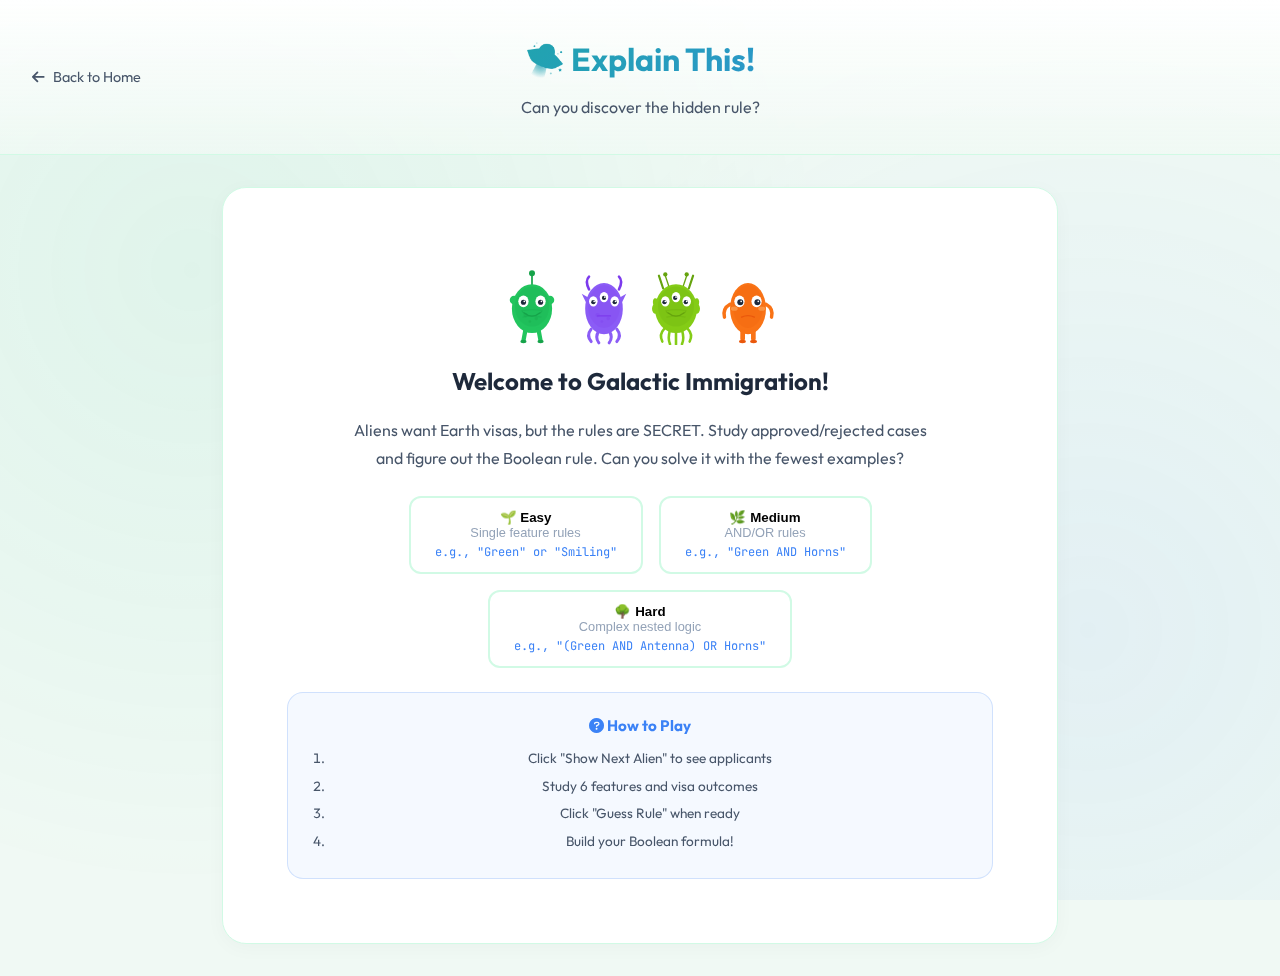
<file: game.html>
<!DOCTYPE html>
<html lang="en">
<head>
    <meta charset="UTF-8">
    <meta name="viewport" content="width=device-width, initial-scale=1.0">
    <title>Explain This! — XAI Game</title>
    <link rel="stylesheet" href="https://cdnjs.cloudflare.com/ajax/libs/font-awesome/6.0.0-beta3/css/all.min.css">
    <link rel="preconnect" href="https://fonts.googleapis.com">
    <link rel="preconnect" href="https://fonts.gstatic.com" crossorigin>
    <link href="https://fonts.googleapis.com/css2?family=JetBrains+Mono:wght@400;500;700&family=Outfit:wght@300;400;500;600;700&display=swap" rel="stylesheet">
    <style>
        :root {
            --bg-primary: #f0f9f4;
            --accent-primary: #10b981;
            --accent-secondary: #3b82f6;
            --accent-dark: #059669;
            --accent-danger: #ef4444;
            --text-primary: #1e293b;
            --text-secondary: #475569;
            --text-muted: #94a3b8;
            --border-color: #d1fae5;
            --glow-primary: rgba(16, 185, 129, 0.2);
            --gradient-main: linear-gradient(135deg, #10b981 0%, #3b82f6 100%);
            --gradient-light: linear-gradient(135deg, #d1fae5 0%, #dbeafe 100%);
        }
        * { margin: 0; padding: 0; box-sizing: border-box; }
        body { font-family: 'Outfit', sans-serif; background: var(--bg-primary); color: var(--text-primary); line-height: 1.7; min-height: 100vh; }
        .bg-pattern { position: fixed; top: 0; left: 0; width: 100%; height: 100%; pointer-events: none; z-index: 0; opacity: 0.5; background-image: radial-gradient(circle at 15% 30%, rgba(16, 185, 129, 0.15) 0%, transparent 50%), radial-gradient(circle at 85% 70%, rgba(59, 130, 246, 0.15) 0%, transparent 50%); }
        header { position: relative; z-index: 10; padding: 2rem; text-align: center; background: linear-gradient(180deg, rgba(255,255,255,0.95) 0%, rgba(240,249,244,0.8) 100%); border-bottom: 1px solid var(--border-color); }
        .back-link { position: absolute; left: 2rem; top: 50%; transform: translateY(-50%); color: var(--text-secondary); text-decoration: none; display: flex; align-items: center; gap: 0.5rem; font-size: 0.9rem; transition: color 0.3s; }
        .back-link:hover { color: var(--accent-primary); }
        header h1 { font-size: 2rem; font-weight: 700; background: var(--gradient-main); -webkit-background-clip: text; -webkit-text-fill-color: transparent; background-clip: text; }
        header p { color: var(--text-secondary); margin-top: 0.5rem; }
        main { position: relative; z-index: 10; max-width: 900px; margin: 0 auto; padding: 2rem; }
        .game-container { background: white; border: 1px solid var(--border-color); border-radius: 24px; padding: 2rem; box-shadow: 0 4px 20px rgba(0, 0, 0, 0.03); }
        .game-stats { display: flex; justify-content: space-between; align-items: center; margin-bottom: 2rem; padding: 1rem 1.5rem; background: var(--gradient-light); border-radius: 16px; flex-wrap: wrap; gap: 1rem; }
        .stat { text-align: center; }
        .stat-value { font-family: 'JetBrains Mono', monospace; font-size: 1.5rem; font-weight: 700; color: var(--accent-primary); }
        .stat-label { font-size: 0.8rem; color: var(--text-muted); text-transform: uppercase; }
        .game-intro { text-align: center; padding: 2rem; }
        .game-intro h2 { font-size: 1.5rem; margin-bottom: 1rem; }
        .game-intro p { color: var(--text-secondary); max-width: 600px; margin: 0 auto 1.5rem; }
        .btn { display: inline-flex; align-items: center; gap: 0.5rem; padding: 0.75rem 1.5rem; border: none; border-radius: 50px; font-family: 'Outfit', sans-serif; font-size: 1rem; font-weight: 600; cursor: pointer; transition: all 0.3s ease; }
        .btn-primary { background: var(--gradient-main); color: white; box-shadow: 0 4px 15px var(--glow-primary); }
        .btn-primary:hover { transform: translateY(-2px); box-shadow: 0 6px 25px var(--glow-primary); }
        .btn-primary:disabled { opacity: 0.5; cursor: not-allowed; transform: none; }
        .btn-secondary { background: white; color: var(--text-secondary); border: 2px solid var(--border-color); }
        .btn-secondary:hover { border-color: var(--accent-primary); color: var(--accent-primary); }
        .alien-display { text-align: center; padding: 1.5rem; }
        .alien-card { display: inline-block; background: white; border: 3px solid var(--border-color); border-radius: 24px; padding: 1.5rem 2rem; margin-bottom: 1.5rem; box-shadow: 0 8px 30px rgba(0, 0, 0, 0.08); }
        .alien-svg { width: 140px; height: 180px; }
        .decision-text { font-family: 'JetBrains Mono', monospace; font-size: 1.1rem; font-weight: 700; margin: 0.5rem 0; padding: 0.4rem 1rem; border-radius: 50px; display: inline-block; }
        .decision-text.approved { background: rgba(16, 185, 129, 0.15); color: var(--accent-dark); }
        .decision-text.rejected { background: rgba(239, 68, 68, 0.15); color: var(--accent-danger); }
        .alien-features { display: flex; flex-wrap: wrap; justify-content: center; gap: 0.5rem; margin-top: 1rem; max-width: 350px; }
        .feature-tag { padding: 0.3rem 0.6rem; border-radius: 50px; font-size: 0.75rem; font-family: 'JetBrains Mono', monospace; }
        .feature-tag.positive { background: rgba(16, 185, 129, 0.15); color: var(--accent-dark); }
        .feature-tag.negative { background: rgba(239, 68, 68, 0.1); color: var(--accent-danger); }
        .decision-buttons { display: flex; justify-content: center; gap: 1rem; margin-top: 1rem; }
        .examples-section { margin-top: 2rem; padding-top: 1.5rem; border-top: 1px solid var(--border-color); }
        .examples-section h3 { font-size: 1rem; color: var(--text-primary); margin-bottom: 1rem; }
        .examples-grid { display: grid; grid-template-columns: repeat(auto-fill, minmax(70px, 1fr)); gap: 0.75rem; }
        .example-card { background: white; border: 2px solid var(--border-color); border-radius: 12px; padding: 0.5rem; text-align: center; }
        .example-card.approved { border-color: var(--accent-primary); background: rgba(16, 185, 129, 0.05); }
        .example-card.rejected { border-color: var(--accent-danger); background: rgba(239, 68, 68, 0.05); }
        .example-card .mini-alien { width: 45px; height: 58px; }
        .example-card .status { font-size: 0.65rem; font-weight: 600; text-transform: uppercase; }
        .example-card.approved .status { color: var(--accent-primary); }
        .example-card.rejected .status { color: var(--accent-danger); }
        .guess-section { margin-top: 1.5rem; padding: 1.5rem; background: var(--gradient-light); border-radius: 16px; }
        .guess-section h3 { font-size: 1rem; margin-bottom: 1rem; }
        .rule-builder { display: flex; flex-direction: column; gap: 0.75rem; margin-bottom: 1rem; }
        .feature-pairs { display: flex; flex-direction: column; gap: 0.5rem; }
        .feature-pair { display: flex; align-items: center; gap: 0.5rem; flex-wrap: wrap; }
        .pair-label { font-size: 0.8rem; color: var(--text-muted); min-width: 50px; }
        .pair-or { font-size: 0.75rem; color: var(--text-muted); font-style: italic; }
        .operators { display: flex; gap: 0.5rem; margin-top: 0.5rem; flex-wrap: wrap; }
        .rule-option { padding: 0.5rem 1rem; background: white; border: 2px solid var(--border-color); border-radius: 50px; cursor: pointer; font-family: 'JetBrains Mono', monospace; font-size: 0.8rem; transition: all 0.3s; }
        .rule-option:hover { border-color: var(--accent-secondary); }
        .rule-option.operator { background: var(--text-muted); color: white; border-color: var(--text-muted); }
        .current-guess { padding: 1rem; background: white; border-radius: 12px; font-family: 'JetBrains Mono', monospace; margin-bottom: 1rem; min-height: 50px; display: flex; align-items: center; justify-content: center; flex-wrap: wrap; gap: 0.5rem; }
        .guess-token { padding: 0.3rem 0.6rem; background: var(--gradient-light); border-radius: 6px; font-size: 0.85rem; }
        .modal-overlay { display: none; position: fixed; top: 0; left: 0; width: 100%; height: 100%; background: rgba(0, 0, 0, 0.5); z-index: 1000; align-items: center; justify-content: center; }
        .modal-overlay.active { display: flex; }
        .modal { background: white; border-radius: 24px; padding: 2rem; max-width: 450px; width: 90%; text-align: center; }
        .modal h2 { font-size: 1.5rem; margin-bottom: 0.5rem; }
        .modal .result-icon { font-size: 3rem; margin-bottom: 0.5rem; }
        .modal .score-display { font-family: 'JetBrains Mono', monospace; font-size: 1.5rem; color: var(--accent-primary); margin: 0.5rem 0; }
        .modal p { color: var(--text-secondary); margin-bottom: 1rem; font-size: 0.95rem; }
        .modal .actual-rule { background: var(--gradient-light); padding: 0.75rem; border-radius: 12px; font-family: 'JetBrains Mono', monospace; margin-bottom: 1rem; font-size: 0.85rem; }
        .modal-buttons { display: flex; justify-content: center; gap: 1rem; }
        .feedback { position: fixed; top: 50%; left: 50%; transform: translate(-50%, -50%); font-size: 4rem; z-index: 100; animation: feedbackPop 0.6s ease forwards; pointer-events: none; }
        @keyframes feedbackPop { 0% { transform: translate(-50%, -50%) scale(0); opacity: 1; } 50% { transform: translate(-50%, -50%) scale(1.2); opacity: 1; } 100% { transform: translate(-50%, -50%) scale(1); opacity: 0; } }
        .difficulty-select { display: flex; justify-content: center; gap: 1rem; margin-top: 1.5rem; flex-wrap: wrap; }
        .difficulty-btn { padding: 0.75rem 1.5rem; background: white; border: 2px solid var(--border-color); border-radius: 12px; cursor: pointer; transition: all 0.3s; }
        .difficulty-btn:hover { border-color: var(--accent-primary); }
        .difficulty-btn .diff-name { font-weight: 600; }
        .difficulty-btn .diff-desc { font-size: 0.8rem; color: var(--text-muted); }
        .difficulty-btn .diff-example { font-size: 0.75rem; color: var(--accent-secondary); font-family: 'JetBrains Mono', monospace; margin-top: 0.25rem; }
        .how-to-play { margin-top: 1.5rem; padding: 1.25rem; background: rgba(59, 130, 246, 0.05); border: 1px solid rgba(59, 130, 246, 0.2); border-radius: 16px; }
        .how-to-play h3 { color: var(--accent-secondary); margin-bottom: 0.5rem; font-size: 0.95rem; }
        .how-to-play ol { color: var(--text-secondary); padding-left: 1.25rem; font-size: 0.85rem; }
        .how-to-play li { margin-bottom: 0.3rem; }
        .alien-preview-container { display: flex; justify-content: center; gap: 0.75rem; margin: 1rem 0; }
        .alien-preview-container svg { width: 60px; height: 77px; }
        @media (max-width: 768px) {
            header { padding: 1.5rem 1rem; }
            .back-link { position: static; transform: none; justify-content: center; margin-bottom: 1rem; }
            main { padding: 1rem; }
            .game-container { padding: 1.25rem; }
            .alien-svg { width: 110px; height: 142px; }
            .decision-buttons { flex-direction: column; }
            .decision-buttons .btn { width: 100%; justify-content: center; }
        }
    </style>
</head>
<body>
    <div class="bg-pattern"></div>
    <header>
        <a href="index.html" class="back-link"><i class="fas fa-arrow-left"></i> Back to Home</a>
        <h1>🛸 Explain This!</h1>
        <p>Can you discover the hidden rule?</p>
    </header>
    <main>
        <div class="game-container">
            <div class="game-stats" id="gameStats" style="display: none;">
                <div class="stat">
                    <div class="stat-value" id="examplesDisplay">0</div>
                    <div class="stat-label">Examples</div>
                </div>
                <button class="btn btn-secondary" onclick="makeGuess()">
                    <i class="fas fa-lightbulb"></i> Guess Rule
                </button>
            </div>

            <div class="game-intro" id="introScreen">
                <div class="alien-preview-container" id="previewAliens"></div>
                <h2>Welcome to Galactic Immigration!</h2>
                <p>Aliens want Earth visas, but the rules are SECRET. Study approved/rejected cases and figure out the Boolean rule. Can you solve it with the fewest examples?</p>
                
                <div class="difficulty-select">
                    <button class="difficulty-btn" onclick="startGame('easy')">
                        <div class="diff-name">🌱 Easy</div>
                        <div class="diff-desc">Single feature rules</div>
                        <div class="diff-example">e.g., "Green" or "Smiling"</div>
                    </button>
                    <button class="difficulty-btn" onclick="startGame('medium')">
                        <div class="diff-name">🌿 Medium</div>
                        <div class="diff-desc">AND/OR rules</div>
                        <div class="diff-example">e.g., "Green AND Horns"</div>
                    </button>
                    <button class="difficulty-btn" onclick="startGame('hard')">
                        <div class="diff-name">🌳 Hard</div>
                        <div class="diff-desc">Complex nested logic</div>
                        <div class="diff-example">e.g., "(Green AND Antenna) OR Horns"</div>
                    </button>
                </div>

                <div class="how-to-play">
                    <h3><i class="fas fa-question-circle"></i> How to Play</h3>
                    <ol>
                        <li>Click "Show Next Alien" to see applicants</li>
                        <li>Study 6 features and visa outcomes</li>
                        <li>Click "Guess Rule" when ready</li>
                        <li>Build your Boolean formula!</li>
                    </ol>
                </div>
            </div>

            <div class="alien-display" id="gameScreen" style="display: none;">
                <div class="alien-card" id="alienCard">
                    <div id="alienSvgContainer"></div>
                    <div id="decisionText" class="decision-text"></div>
                    <div class="alien-features" id="alienFeatures"></div>
                </div>
                <div class="decision-buttons">
                    <button class="btn btn-primary" onclick="showNextAlien()">
                        <i class="fas fa-arrow-right"></i> Show Next Alien
                    </button>
                </div>
                <div class="examples-section">
                    <h3><i class="fas fa-history"></i> Previous Applicants</h3>
                    <div class="examples-grid" id="examplesGrid"></div>
                </div>
            </div>

            <div class="guess-section" id="guessScreen" style="display: none;">
                <h3><i class="fas fa-lightbulb"></i> Build Your Rule</h3>
                <div class="rule-builder" id="ruleBuilder"></div>
                <div class="current-guess" id="currentGuess">
                    <span style="color: var(--text-muted);">Click features to build rule...</span>
                </div>
                <div style="display: flex; gap: 0.75rem; justify-content: center; flex-wrap: wrap;">
                    <button class="btn btn-secondary" onclick="clearGuess()"><i class="fas fa-eraser"></i> Clear</button>
                    <button class="btn btn-secondary" onclick="cancelGuess()"><i class="fas fa-times"></i> Back</button>
                    <button class="btn btn-primary" onclick="submitGuess()"><i class="fas fa-check"></i> Submit</button>
                </div>
            </div>
        </div>
    </main>

    <div class="modal-overlay" id="resultModal">
        <div class="modal">
            <div class="result-icon" id="resultIcon">🎉</div>
            <h2 id="resultTitle">Correct!</h2>
            <div class="score-display" id="resultScore">+100 points</div>
            <p id="resultMessage">You figured out the rule!</p>
            <div class="actual-rule"><strong>Rule:</strong> <span id="actualRule"></span></div>
            <div class="modal-buttons">
                <button class="btn btn-primary" onclick="restartLevel()"><i class="fas fa-redo"></i> Play Again</button>
            </div>
        </div>
    </div>

    <script>
        const MAX_EXAMPLES = 64; // All unique aliens available
        
        let gameState = {
            difficulty: 'easy', examplesSeen: 0,
            currentRule: null, examples: [], guessTokens: [], shownCombos: new Set()
        };

        // 6 binary features = 64 unique aliens
        // Each feature is presence/absence based
        const features = {
            green: { name: 'Green', displayTrue: 'Green', displayFalse: 'Not Green' },
            threeEyes: { name: 'Three Eyes', displayTrue: 'Three Eyes', displayFalse: 'No Three Eyes' },
            hasAntenna: { name: 'Antenna', displayTrue: 'Antenna', displayFalse: 'No Antenna' },
            hasLegs: { name: 'Legs', displayTrue: 'Legs', displayFalse: 'No Legs' },
            hasHorns: { name: 'Horns', displayTrue: 'Horns', displayFalse: 'No Horns' },
            isSmiling: { name: 'Smiling', displayTrue: 'Smiling', displayFalse: 'Not Smiling' }
        };
        
        // For rule building - all possible atoms, grouped as pairs
        const ruleAtoms = [
            { key: 'green', value: true, name: 'Green', pair: 'color' },
            { key: 'green', value: false, name: 'Not Green', pair: 'color' },
            { key: 'threeEyes', value: true, name: 'Three Eyes', pair: 'eyes' },
            { key: 'threeEyes', value: false, name: 'No Three Eyes', pair: 'eyes' },
            { key: 'hasAntenna', value: true, name: 'Antenna', pair: 'antenna' },
            { key: 'hasAntenna', value: false, name: 'No Antenna', pair: 'antenna' },
            { key: 'hasLegs', value: true, name: 'Legs', pair: 'limbs' },
            { key: 'hasLegs', value: false, name: 'No Legs', pair: 'limbs' },
            { key: 'hasHorns', value: true, name: 'Horns', pair: 'horns' },
            { key: 'hasHorns', value: false, name: 'No Horns', pair: 'horns' },
            { key: 'isSmiling', value: true, name: 'Smiling', pair: 'mouth' },
            { key: 'isSmiling', value: false, name: 'Not Smiling', pair: 'mouth' },
        ];

        function alienToKey(a) {
            return `${a.green}-${a.threeEyes}-${a.hasAntenna}-${a.hasLegs}-${a.hasHorns}-${a.isSmiling}`;
        }

        function generateAlien() {
            if (gameState.shownCombos.size >= 64) gameState.shownCombos.clear();
            let alien, key, attempts = 0;
            do {
                alien = { 
                    green: Math.random() > 0.5, 
                    threeEyes: Math.random() > 0.5, 
                    hasAntenna: Math.random() > 0.5, 
                    hasLegs: Math.random() > 0.5,
                    hasHorns: Math.random() > 0.5,
                    isSmiling: Math.random() > 0.5
                };
                key = alienToKey(alien);
                attempts++;
            } while (gameState.shownCombos.has(key) && attempts < 100);
            gameState.shownCombos.add(key);
            return alien;
        }

        function generateAlienSVG(alien, size = 'normal') {
            const w = size === 'mini' ? 45 : 140;
            const h = size === 'mini' ? 58 : 180;
            const cls = size === 'mini' ? 'mini-alien' : 'alien-svg';
            
            // More color options - green variants and non-green variants
            const greenColors = [
                { body: '#10b981', dark: '#059669', light: '#6ee7b7' }, // emerald
                { body: '#22c55e', dark: '#16a34a', light: '#86efac' }, // green
                { body: '#14b8a6', dark: '#0d9488', light: '#5eead4' }, // teal
                { body: '#84cc16', dark: '#65a30d', light: '#bef264' }, // lime
            ];
            const otherColors = [
                { body: '#8b5cf6', dark: '#7c3aed', light: '#c4b5fd' }, // purple
                { body: '#ec4899', dark: '#db2777', light: '#f9a8d4' }, // pink
                { body: '#f97316', dark: '#ea580c', light: '#fdba74' }, // orange
                { body: '#ef4444', dark: '#dc2626', light: '#fca5a5' }, // red
                { body: '#3b82f6', dark: '#2563eb', light: '#93c5fd' }, // blue
                { body: '#eab308', dark: '#ca8a04', light: '#fde047' }, // yellow
            ];
            
            // Use alien properties to seed random cosmetic variations
            const seed = (alien.green ? 1 : 0) + (alien.threeEyes ? 2 : 0) + (alien.hasAntenna ? 4 : 0) + 
                        (alien.hasLegs ? 8 : 0) + (alien.hasHorns ? 16 : 0) + (alien.isSmiling ? 32 : 0);
            
            // Pick color based on green status + seed for variety within each category
            const colorSet = alien.green 
                ? greenColors[seed % greenColors.length]
                : otherColors[seed % otherColors.length];
            const body = colorSet.body;
            const dark = colorSet.dark;
            const light = colorSet.light;
            
            // Cosmetic variations based on seed
            const hasSpots = seed % 3 === 0;
            const hasStripes = seed % 5 === 0;
            const hasCheeks = seed % 4 === 0;
            const bodyWidth = 42 + (seed % 8);  // 42-49
            const bodyHeight = 52 + (seed % 10); // 52-61
            const earType = seed % 4; // 0=none, 1=round, 2=pointy, 3=droopy
            const armType = seed % 3; // 0=none, 1=short, 2=wavy
            const hasFreckles = seed % 7 === 0;
            const eyeStyle = seed % 3; // varies pupil size/position
            
            let svg = `<svg width="${w}" height="${h}" viewBox="0 0 140 180" class="${cls}">`;
            
            // Ears (cosmetic only)
            if (earType === 1) {
                svg += `<circle cx="28" cy="75" r="10" fill="${body}"/>
                        <circle cx="112" cy="75" r="10" fill="${body}"/>`;
            } else if (earType === 2) {
                svg += `<path d="M 30 85 L 18 60 L 35 70 Z" fill="${body}"/>
                        <path d="M 110 85 L 122 60 L 105 70 Z" fill="${body}"/>`;
            } else if (earType === 3) {
                svg += `<ellipse cx="25" cy="85" rx="8" ry="15" fill="${body}" transform="rotate(-20 25 85)"/>
                        <ellipse cx="115" cy="85" rx="8" ry="15" fill="${body}" transform="rotate(20 115 85)"/>`;
            }
            
            // Horns
            if (alien.hasHorns) {
                const hornStyle = seed % 2;
                if (hornStyle === 0) {
                    svg += `<path d="M 35 50 Q 25 30 35 20" stroke="${dark}" stroke-width="6" fill="none" stroke-linecap="round"/>
                            <path d="M 105 50 Q 115 30 105 20" stroke="${dark}" stroke-width="6" fill="none" stroke-linecap="round"/>`;
                } else {
                    svg += `<path d="M 40 48 L 30 18" stroke="${dark}" stroke-width="5" fill="none" stroke-linecap="round"/>
                            <path d="M 100 48 L 110 18" stroke="${dark}" stroke-width="5" fill="none" stroke-linecap="round"/>`;
                }
            }
            
            // Antenna
            if (alien.hasAntenna) {
                const antennaStyle = seed % 3;
                if (antennaStyle === 0) {
                    svg += `<line x1="70" y1="45" x2="70" y2="15" stroke="${dark}" stroke-width="4"/>
                            <circle cx="70" cy="12" r="7" fill="${dark}"/>`;
                } else if (antennaStyle === 1) {
                    svg += `<line x1="55" y1="48" x2="45" y2="18" stroke="${dark}" stroke-width="3"/>
                            <line x1="85" y1="48" x2="95" y2="18" stroke="${dark}" stroke-width="3"/>
                            <circle cx="45" cy="15" r="5" fill="${dark}"/>
                            <circle cx="95" cy="15" r="5" fill="${dark}"/>`;
                } else {
                    svg += `<path d="M 70 45 Q 60 25 70 12" stroke="${dark}" stroke-width="3" fill="none"/>
                            <circle cx="70" cy="10" r="6" fill="${light}"/>`;
                }
            }
            
            // Arms (cosmetic only)
            if (armType === 1) {
                svg += `<ellipse cx="22" cy="95" rx="8" ry="12" fill="${body}"/>
                        <ellipse cx="118" cy="95" rx="8" ry="12" fill="${body}"/>`;
            } else if (armType === 2) {
                svg += `<path d="M 28 85 Q 10 95 15 115" stroke="${body}" stroke-width="8" fill="none" stroke-linecap="round"/>
                        <path d="M 112 85 Q 130 95 125 115" stroke="${body}" stroke-width="8" fill="none" stroke-linecap="round"/>`;
            }
            
            // Body
            svg += `<ellipse cx="70" cy="95" rx="${bodyWidth}" ry="${bodyHeight}" fill="${body}"/>
                    <ellipse cx="70" cy="90" rx="${bodyWidth - 7}" ry="${bodyHeight - 10}" fill="${dark}" opacity="0.2"/>`;
            
            // Body patterns (cosmetic)
            if (hasSpots) {
                svg += `<circle cx="55" cy="110" r="5" fill="${dark}" opacity="0.3"/>
                        <circle cx="80" cy="118" r="4" fill="${dark}" opacity="0.3"/>
                        <circle cx="65" cy="125" r="3" fill="${dark}" opacity="0.3"/>`;
            }
            if (hasStripes) {
                svg += `<path d="M 45 100 Q 70 95 95 100" stroke="${dark}" stroke-width="3" fill="none" opacity="0.25"/>
                        <path d="M 48 115 Q 70 110 92 115" stroke="${dark}" stroke-width="3" fill="none" opacity="0.25"/>`;
            }
            
            // Cheeks (cosmetic)
            if (hasCheeks) {
                svg += `<ellipse cx="38" cy="95" rx="8" ry="5" fill="${light}" opacity="0.5"/>
                        <ellipse cx="102" cy="95" rx="8" ry="5" fill="${light}" opacity="0.5"/>`;
            }
            
            // Freckles (cosmetic)
            if (hasFreckles) {
                svg += `<circle cx="42" cy="90" r="2" fill="${dark}" opacity="0.4"/>
                        <circle cx="48" cy="94" r="2" fill="${dark}" opacity="0.4"/>
                        <circle cx="92" cy="90" r="2" fill="${dark}" opacity="0.4"/>
                        <circle cx="98" cy="94" r="2" fill="${dark}" opacity="0.4"/>`;
            }
            
            // Eyes
            const pupilOffset = eyeStyle === 0 ? 0 : (eyeStyle === 1 ? -2 : 2);
            const pupilSize = 5 + (eyeStyle === 2 ? 1 : 0);
            if (alien.threeEyes) {
                svg += `<ellipse cx="45" cy="78" rx="10" ry="12" fill="white"/>
                        <ellipse cx="70" cy="68" rx="10" ry="12" fill="white"/>
                        <ellipse cx="95" cy="78" rx="10" ry="12" fill="white"/>
                        <circle cx="${45 + pupilOffset}" cy="80" r="${pupilSize}" fill="#1e293b"/>
                        <circle cx="${70 + pupilOffset}" cy="70" r="${pupilSize}" fill="#1e293b"/>
                        <circle cx="${95 + pupilOffset}" cy="80" r="${pupilSize}" fill="#1e293b"/>
                        <circle cx="${47 + pupilOffset}" cy="78" r="2" fill="white"/>
                        <circle cx="${72 + pupilOffset}" cy="68" r="2" fill="white"/>
                        <circle cx="${97 + pupilOffset}" cy="78" r="2" fill="white"/>`;
            } else {
                svg += `<ellipse cx="50" cy="78" rx="12" ry="14" fill="white"/>
                        <ellipse cx="90" cy="78" rx="12" ry="14" fill="white"/>
                        <circle cx="${50 + pupilOffset}" cy="80" r="${pupilSize + 1}" fill="#1e293b"/>
                        <circle cx="${90 + pupilOffset}" cy="80" r="${pupilSize + 1}" fill="#1e293b"/>
                        <circle cx="${52 + pupilOffset}" cy="78" r="2" fill="white"/>
                        <circle cx="${92 + pupilOffset}" cy="78" r="2" fill="white"/>`;
            }
            
            // Mouth - smiling or neutral
            if (alien.isSmiling) {
                const smileStyle = seed % 2;
                if (smileStyle === 0) {
                    svg += `<path d="M 50 108 Q 70 125 90 108" stroke="${dark}" stroke-width="3" fill="none" stroke-linecap="round"/>`;
                } else {
                    svg += `<path d="M 52 105 Q 70 120 88 105" stroke="${dark}" stroke-width="3" fill="none" stroke-linecap="round"/>
                            <line x1="48" y1="103" x2="52" y2="106" stroke="${dark}" stroke-width="2" stroke-linecap="round"/>
                            <line x1="92" y1="103" x2="88" y2="106" stroke="${dark}" stroke-width="2" stroke-linecap="round"/>`;
                }
            } else {
                const neutralStyle = seed % 3;
                if (neutralStyle === 0) {
                    svg += `<line x1="55" y1="112" x2="85" y2="112" stroke="${dark}" stroke-width="3" stroke-linecap="round"/>`;
                } else if (neutralStyle === 1) {
                    svg += `<ellipse cx="70" cy="110" rx="8" ry="6" fill="${dark}" opacity="0.8"/>`;
                } else {
                    svg += `<path d="M 55 115 Q 70 108 85 115" stroke="${dark}" stroke-width="3" fill="none" stroke-linecap="round"/>`;
                }
            }
            
            // Legs or Tentacles (no legs)
            if (alien.hasLegs) {
                const legStyle = seed % 2;
                if (legStyle === 0) {
                    svg += `<rect x="52" y="143" width="11" height="28" rx="5" fill="${body}"/>
                            <rect x="77" y="143" width="11" height="28" rx="5" fill="${body}"/>
                            <ellipse cx="57" cy="172" rx="8" ry="4" fill="${dark}"/>
                            <ellipse cx="83" cy="172" rx="8" ry="4" fill="${dark}"/>`;
                } else {
                    svg += `<path d="M 55 143 L 50 170" stroke="${body}" stroke-width="10" fill="none" stroke-linecap="round"/>
                            <path d="M 85 143 L 90 170" stroke="${body}" stroke-width="10" fill="none" stroke-linecap="round"/>
                            <ellipse cx="50" cy="172" rx="7" ry="4" fill="${dark}"/>
                            <ellipse cx="90" cy="172" rx="7" ry="4" fill="${dark}"/>`;
                }
            } else {
                // Tentacles
                const tentacleStyle = seed % 2;
                if (tentacleStyle === 0) {
                    svg += `<path d="M 40 143 Q 28 158 40 172" stroke="${body}" stroke-width="7" fill="none" stroke-linecap="round"/>
                            <path d="M 58 147 Q 48 162 58 175" stroke="${body}" stroke-width="7" fill="none" stroke-linecap="round"/>
                            <path d="M 82 147 Q 92 162 82 175" stroke="${body}" stroke-width="7" fill="none" stroke-linecap="round"/>
                            <path d="M 100 143 Q 112 158 100 172" stroke="${body}" stroke-width="7" fill="none" stroke-linecap="round"/>`;
                } else {
                    svg += `<path d="M 42 143 Q 30 155 38 172" stroke="${body}" stroke-width="6" fill="none" stroke-linecap="round"/>
                            <path d="M 56 145 Q 50 165 56 178" stroke="${body}" stroke-width="6" fill="none" stroke-linecap="round"/>
                            <path d="M 70 147 Q 70 165 70 178" stroke="${body}" stroke-width="6" fill="none" stroke-linecap="round"/>
                            <path d="M 84 145 Q 90 165 84 178" stroke="${body}" stroke-width="6" fill="none" stroke-linecap="round"/>
                            <path d="M 98 143 Q 110 155 102 172" stroke="${body}" stroke-width="6" fill="none" stroke-linecap="round"/>`;
                }
            }
            
            return svg + '</svg>';
        }

        const ruleTemplates = {
            easy: [
                { rule: (a) => a.green, description: 'Green' },
                { rule: (a) => !a.green, description: 'Not Green' },
                { rule: (a) => a.threeEyes, description: 'Three Eyes' },
                { rule: (a) => !a.threeEyes, description: 'No Three Eyes' },
                { rule: (a) => a.hasAntenna, description: 'Antenna' },
                { rule: (a) => a.hasLegs, description: 'Legs' },
                { rule: (a) => !a.hasLegs, description: 'No Legs' },
                { rule: (a) => a.hasHorns, description: 'Horns' },
                { rule: (a) => a.isSmiling, description: 'Smiling' },
                { rule: (a) => !a.isSmiling, description: 'Not Smiling' },
            ],
            medium: [
                { rule: (a) => a.green && a.hasAntenna, description: 'Green AND Antenna' },
                { rule: (a) => a.threeEyes || a.hasLegs, description: 'Three Eyes OR Legs' },
                { rule: (a) => a.hasHorns && a.isSmiling, description: 'Horns AND Smiling' },
                { rule: (a) => a.green && a.threeEyes, description: 'Green AND Three Eyes' },
                { rule: (a) => a.hasAntenna || a.hasHorns, description: 'Antenna OR Horns' },
                { rule: (a) => !a.green && a.isSmiling, description: 'Not Green AND Smiling' },
                { rule: (a) => a.threeEyes && a.hasHorns, description: 'Three Eyes AND Horns' },
                { rule: (a) => a.green || a.hasAntenna, description: 'Green OR Antenna' },
                { rule: (a) => !a.hasLegs && a.hasHorns, description: 'No Legs AND Horns' },
                { rule: (a) => a.isSmiling || !a.threeEyes, description: 'Smiling OR No Three Eyes' },
            ],
            hard: [
                { rule: (a) => (a.green && a.hasAntenna) || a.threeEyes, description: '(Green AND Antenna) OR Three Eyes' },
                { rule: (a) => a.hasLegs && (a.green || a.hasHorns), description: 'Legs AND (Green OR Horns)' },
                { rule: (a) => (a.isSmiling || a.hasAntenna) && a.threeEyes, description: '(Smiling OR Antenna) AND Three Eyes' },
                { rule: (a) => (a.hasHorns && a.threeEyes) || (a.green && a.isSmiling), description: '(Horns AND Three Eyes) OR (Green AND Smiling)' },
                { rule: (a) => a.green && a.hasHorns && a.hasAntenna, description: 'Green AND Horns AND Antenna' },
                { rule: (a) => (a.hasLegs || a.threeEyes) && a.isSmiling, description: '(Legs OR Three Eyes) AND Smiling' },
                { rule: (a) => (a.green || a.hasHorns) && (a.hasAntenna || a.isSmiling), description: '(Green OR Horns) AND (Antenna OR Smiling)' },
                { rule: (a) => (!a.green && a.hasAntenna) || a.hasHorns, description: '(Not Green AND Antenna) OR Horns' },
                { rule: (a) => a.threeEyes && (!a.hasLegs || a.isSmiling), description: 'Three Eyes AND (No Legs OR Smiling)' },
            ]
        };

        function showPreviewAliens() {
            const samples = [
                { green: true, threeEyes: false, hasAntenna: true, hasLegs: true, hasHorns: false, isSmiling: true },
                { green: false, threeEyes: true, hasAntenna: false, hasLegs: false, hasHorns: true, isSmiling: false },
                { green: true, threeEyes: true, hasAntenna: true, hasLegs: false, hasHorns: true, isSmiling: true },
                { green: false, threeEyes: false, hasAntenna: false, hasLegs: true, hasHorns: false, isSmiling: false },
            ];
            document.getElementById('previewAliens').innerHTML = samples.map(a => generateAlienSVG(a, 'normal')).join('');
        }

        function startGame(difficulty) {
            gameState = { 
                difficulty, examplesSeen: 0, 
                currentRule: null, examples: [], guessTokens: [], shownCombos: new Set() 
            };
            selectNewRule();
            document.getElementById('introScreen').style.display = 'none';
            document.getElementById('gameScreen').style.display = 'block';
            document.getElementById('gameStats').style.display = 'flex';
            updateStats();
            showNextAlien();
        }

        function selectNewRule() {
            const templates = ruleTemplates[gameState.difficulty];
            gameState.currentRule = templates[Math.floor(Math.random() * templates.length)];
        }

        function showNextAlien() {
            if (gameState.shownCombos.size >= 64) {
                alert('You\'ve seen all 64 unique aliens! Time to guess.');
                return;
            }
            
            const alien = generateAlien();
            const approved = gameState.currentRule.rule(alien);
            gameState.examples.push({ ...alien, approved });
            gameState.examplesSeen++;
            
            document.getElementById('alienSvgContainer').innerHTML = generateAlienSVG(alien);
            document.getElementById('alienFeatures').innerHTML = Object.keys(features).map(key => {
                const f = features[key];
                const val = alien[key];
                return `<span class="feature-tag ${val ? 'positive' : 'negative'}">${val ? f.displayTrue : f.displayFalse}</span>`;
            }).join('');
            
            // Show decision text
            document.getElementById('decisionText').textContent = approved ? '✓ APPROVED' : '✗ REJECTED';
            document.getElementById('decisionText').className = 'decision-text ' + (approved ? 'approved' : 'rejected');
            
            const card = document.getElementById('alienCard');
            card.style.borderColor = approved ? 'var(--accent-primary)' : 'var(--accent-danger)';
            card.style.background = approved ? 'rgba(16,185,129,0.05)' : 'rgba(239,68,68,0.05)';
            
            showFeedback(approved ? '✅' : '❌');
            updateExamplesGrid();
            updateStats();
        }

        function showFeedback(emoji) {
            const fb = document.createElement('div');
            fb.className = 'feedback';
            fb.textContent = emoji;
            document.body.appendChild(fb);
            setTimeout(() => fb.remove(), 600);
        }

        function updateExamplesGrid() {
            document.getElementById('examplesGrid').innerHTML = gameState.examples.map(ex => 
                `<div class="example-card ${ex.approved ? 'approved' : 'rejected'}">
                    ${generateAlienSVG(ex, 'mini')}
                    <div class="status">${ex.approved ? '✓' : '✗'}</div>
                </div>`
            ).join('');
        }

        function updateStats() {
            document.getElementById('examplesDisplay').textContent = gameState.examplesSeen;
        }

        function makeGuess() {
            document.getElementById('gameScreen').style.display = 'none';
            document.getElementById('guessScreen').style.display = 'block';
            buildRuleBuilder();
            gameState.guessTokens = [];
            updateGuessDisplay();
        }

        function buildRuleBuilder() {
            const builder = document.getElementById('ruleBuilder');
            
            // Group atoms into pairs
            const pairs = [
                { label: 'Color', atoms: ruleAtoms.filter(a => a.pair === 'color') },
                { label: 'Eyes', atoms: ruleAtoms.filter(a => a.pair === 'eyes') },
                { label: 'Head', atoms: ruleAtoms.filter(a => a.pair === 'antenna') },
                { label: 'Limbs', atoms: ruleAtoms.filter(a => a.pair === 'limbs') },
                { label: 'Horns', atoms: ruleAtoms.filter(a => a.pair === 'horns') },
                { label: 'Mouth', atoms: ruleAtoms.filter(a => a.pair === 'mouth') },
            ];
            
            let html = '<div class="feature-pairs">';
            pairs.forEach(pair => {
                html += `<div class="feature-pair">
                    <span class="pair-label">${pair.label}:</span>
                    ${pair.atoms.map(atom => 
                        `<button class="rule-option" data-type="atom" data-key="${atom.key}" data-value="${atom.value}">${atom.name}</button>`
                    ).join('<span class="pair-or">or</span>')}
                </div>`;
            });
            html += '</div>';
            
            html += `<div class="operators">
                <button class="rule-option operator" data-type="operator" data-value="AND">AND</button>
                <button class="rule-option operator" data-type="operator" data-value="OR">OR</button>
                <button class="rule-option operator" data-type="operator" data-value="(">(</button>
                <button class="rule-option operator" data-type="operator" data-value=")">)</button>
            </div>`;
            
            builder.innerHTML = html;
            builder.querySelectorAll('.rule-option').forEach(btn => {
                btn.onclick = () => { 
                    if (btn.dataset.type === 'atom') {
                        gameState.guessTokens.push({ 
                            type: 'atom', 
                            key: btn.dataset.key, 
                            value: btn.dataset.value === 'true',
                            name: btn.textContent 
                        });
                    } else {
                        gameState.guessTokens.push({ type: 'operator', value: btn.dataset.value });
                    }
                    updateGuessDisplay(); 
                };
            });
        }

        function updateGuessDisplay() {
            const display = document.getElementById('currentGuess');
            display.innerHTML = gameState.guessTokens.length === 0 
                ? '<span style="color: var(--text-muted);">Click features to build rule...</span>'
                : gameState.guessTokens.map(t => `<span class="guess-token">${t.type === 'atom' ? t.name : t.value}</span>`).join('');
        }

        function clearGuess() { gameState.guessTokens = []; updateGuessDisplay(); }
        function cancelGuess() { document.getElementById('guessScreen').style.display = 'none'; document.getElementById('gameScreen').style.display = 'block'; }

        function submitGuess() {
            const correct = checkGuess();
            showResult(correct);
        }

        function checkGuess() {
            try {
                if (gameState.guessTokens.length === 0) return false;
                let expr = gameState.guessTokens.map(t => {
                    if (t.type === 'atom') {
                        return t.value ? `a.${t.key}` : `!a.${t.key}`;
                    } else {
                        return t.value === 'AND' ? '&&' : t.value === 'OR' ? '||' : t.value;
                    }
                }).join(' ');
                const testFn = new Function('a', `return ${expr};`);
                for (const ex of gameState.examples) if (testFn(ex) !== ex.approved) return false;
                for (let i = 0; i < 30; i++) { 
                    const t = generateAlien(); 
                    if (gameState.currentRule.rule(t) !== testFn(t)) return false; 
                }
                return true;
            } catch { return false; }
        }

        function showResult(correct) {
            document.getElementById('resultIcon').textContent = correct ? '🎉' : '😵';
            document.getElementById('resultTitle').textContent = correct ? 'Correct!' : 'Wrong!';
            document.getElementById('resultScore').textContent = correct 
                ? `Solved in ${gameState.examplesSeen} example${gameState.examplesSeen !== 1 ? 's' : ''}!`
                : 'Game Over';
            document.getElementById('resultMessage').textContent = correct 
                ? 'You figured out the rule!' 
                : 'That wasn\'t the rule.';
            
            // Only show the rule (always show on game over so they can learn)
            const ruleDiv = document.querySelector('.actual-rule');
            ruleDiv.style.display = 'block';
            document.getElementById('actualRule').textContent = gameState.currentRule.description;
            
            const btn = document.querySelector('#resultModal .btn-primary');
            btn.innerHTML = '<i class="fas fa-redo"></i> Play Again';
            btn.onclick = restartLevel;
            document.getElementById('resultModal').classList.add('active');
        }

        function restartLevel() {
            gameState.examplesSeen = 0;
            gameState.examples = [];
            gameState.shownCombos.clear();
            selectNewRule();
            closeModal();
            document.getElementById('guessScreen').style.display = 'none';
            document.getElementById('gameScreen').style.display = 'block';
            document.getElementById('examplesGrid').innerHTML = '';
            updateStats();
            showNextAlien();
        }

        function closeModal() {
            document.getElementById('resultModal').classList.remove('active');
            document.getElementById('guessScreen').style.display = 'none';
            document.getElementById('gameScreen').style.display = 'block';
        }

        showPreviewAliens();
    </script>
</body>
</html>
</file>
